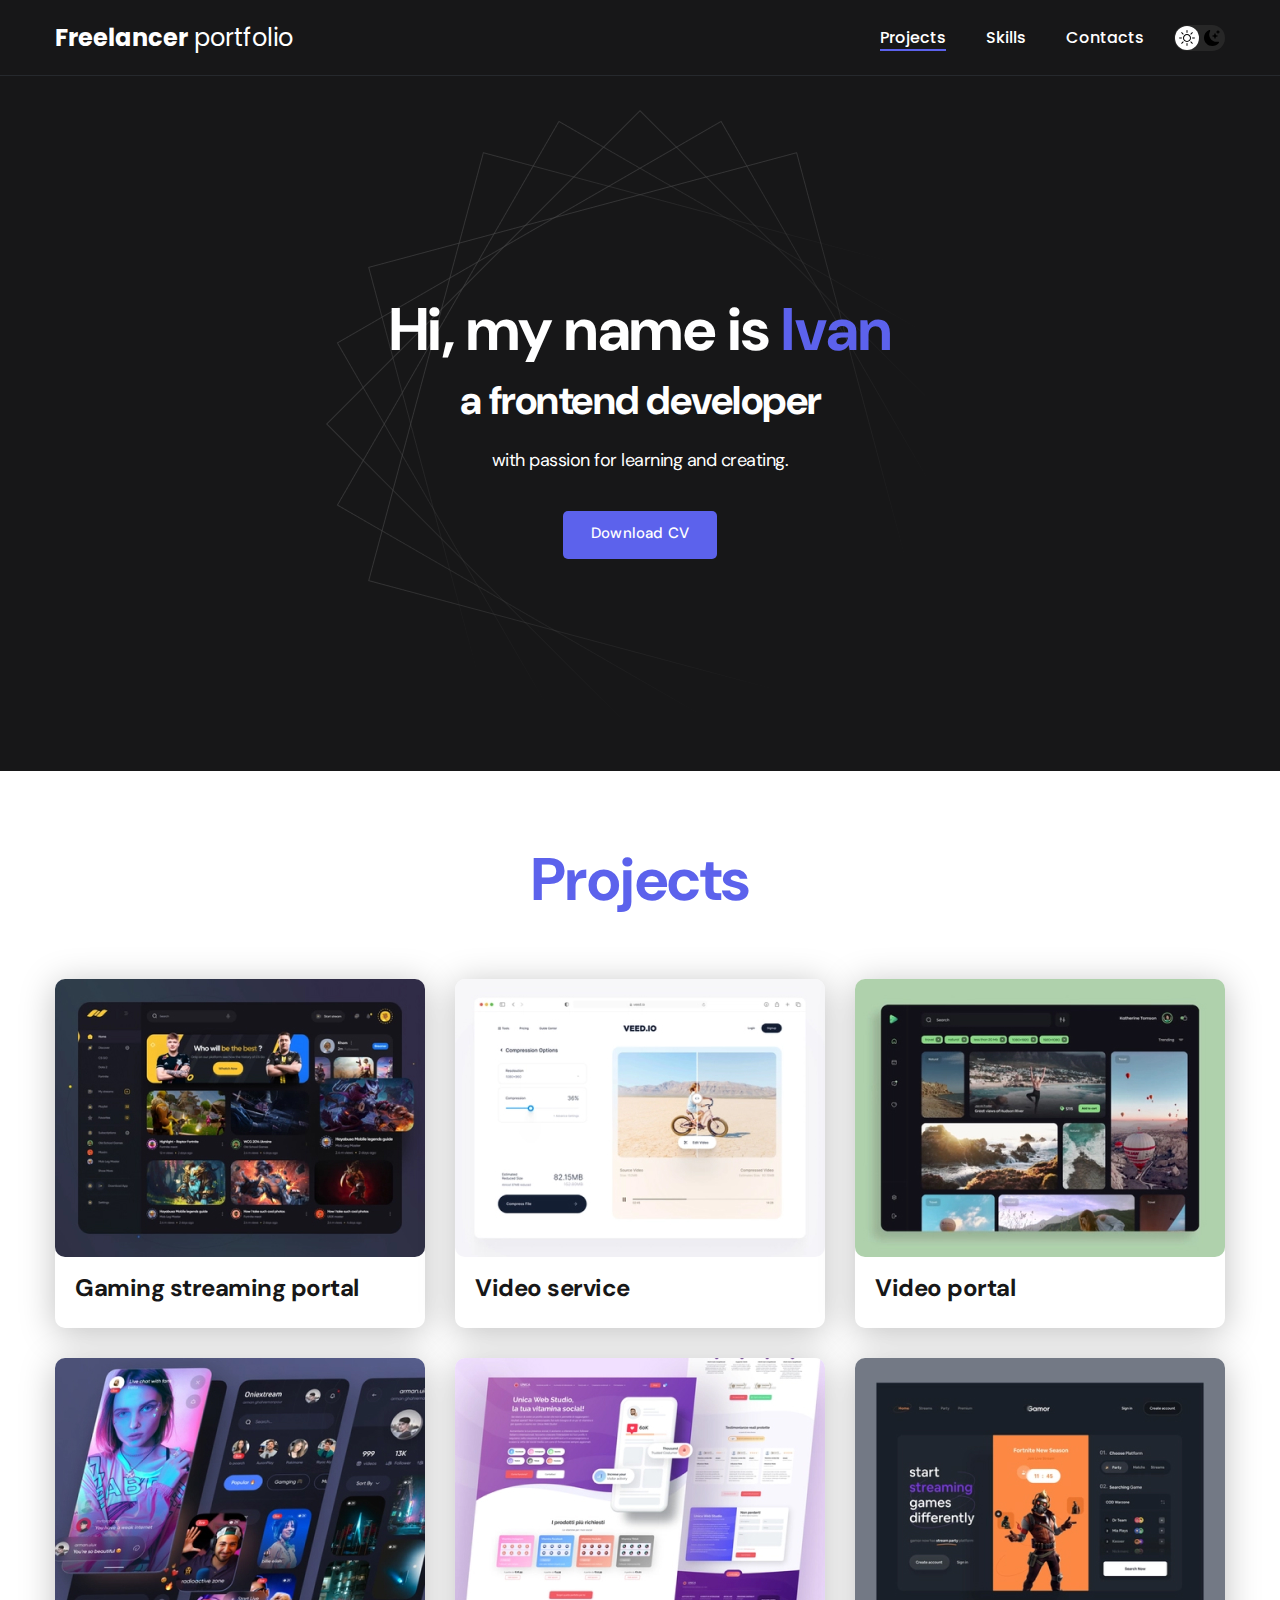
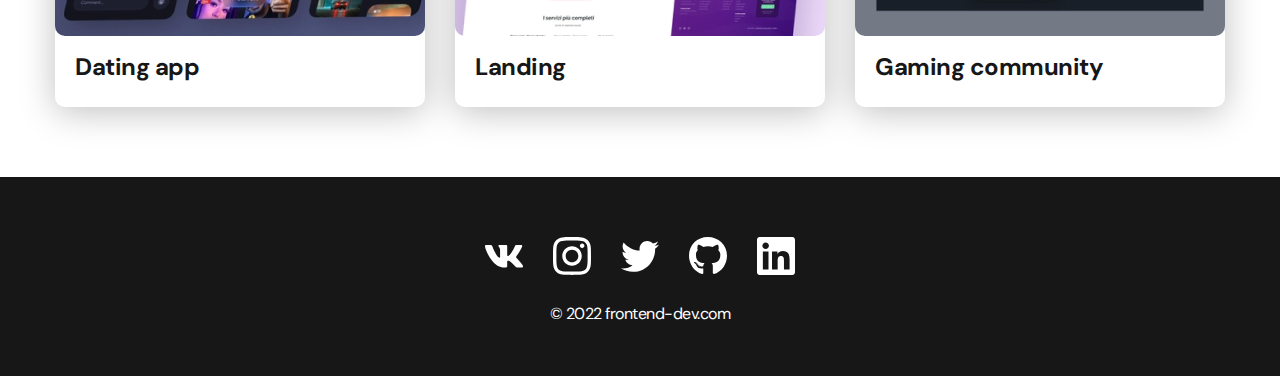
<file: index.html>
<!DOCTYPE html>
<html lang="en">

<head>
    <meta charset="UTF-8">
    <meta http-equiv="X-UA-Compatible" content="IE=edge">
    <meta name="viewport" content="width=device-width, initial-scale=1.0">
    <title>Freelance Portfolio</title>
    <link rel="stylesheet" href="./css/main.css">
</head>

<body>
    <nav class="nav">
        <div class="container">
            <div class="nav-row">
                <a href='/index.html' class="logo"><strong>Freelancer</strong> portfolio</a>
                <button class='dark-mode-btn '>
                    <img src='./img/icons/sun.svg' alt='Light mode' class='dark-mode-btn__icon'>
                    <img src='./img/icons/moon.svg' alt='Dark mode' class='dark-mode-btn__icon'>
                </button>
                <ul class="nav-list">
                    <li class="nav-list__item"><a href="./project-page.html"
                            class="nav-list__link nav-list__link--active">Projects</a></li>
                    <li class="nav-list__item"><a href="./skills.html" class="nav-list__link">Skills</a></li>
                    <li class="nav-list__item"><a href="./contacts.html" class="nav-list__link">Contacts</a></li>
                </ul>
            </div>
        </div>
    </nav>

    <header class="header">
        <div class="header__wrapper">
            <h1 class='header__title'><strong>Hi, my name is <em>Ivan</em></strong> <br>
                a frontend developer
            </h1>
            <div class="header__text">
                <p>with passion for learning and creating.</p>
            </div>
            <a href="#!" class="btn">Download CV</a>
        </div>
    </header>

    <main class="section">
        <div class="container">
            <h2 class='title-1'>Projects</h2>
            <ul class="projects">
                <li class="project">
                    <a href="/project-page.html">
                        <img class='project__img' src='./img/projects/01.jpg' alt='Project 1' />
                        <h3 class="project__title">Gaming streaming portal</h3>
                    </a>
                </li>
                <li class="project">
                    <a href="/project-page.html">
                        <img class='project__img' src='./img/projects/02.jpg' alt='Project 1' />
                        <h3 class="project__title">Video service</h3>
                    </a>
                </li>
                <li class="project">
                    <a href="/project-page.html">
                        <img class='project__img' src='./img/projects/03.jpg' alt='Project 1' />
                        <h3 class="project__title">Video portal</h3>
                    </a>
                </li>
                <li class="project">
                    <a href="/project-page.html">
                        <img class='project__img' src='./img/projects/04.jpg' alt='Project 1' />
                        <h3 class="project__title">Dating app</h3>
                    </a>
                </li>
                <li class="project">
                    <a href="/project-page.html">
                        <img class='project__img' src='./img/projects/05.jpg' alt='Project 1' />
                        <h3 class="project__title">Landing</h3>
                    </a>
                </li>
                <li class="project">
                    <a href="/project-page.html">
                        <img class='project__img' src='./img/projects/06.jpg' alt='Project 1' />
                        <h3 class="project__title">Gaming community</h3>
                    </a>
                </li>
            </ul>
        </div>
    </main>

    <footer class="footer">
        <div class="container">
            <div class="footer_wrapper">
                <ul class="social">
                    <li class="social__item"><a href='#!'><img src='./img/icons/vk.svg' /></a></li>
                    <li class="social__item"><a href='#!'><img src='./img/icons/instagram.svg' /></a></li>
                    <li class="social__item"><a href='#!'><img src='./img/icons/twitter.svg' /></a></li>
                    <li class="social__item"><a href='#!'><img src='./img/icons/gitHub.svg' /></a></li>
                    <li class="social__item"><a href='#!'><img src='./img/icons/linkedIn.svg' /></a></li>
                </ul>
                <div class="copyright">
                    <p>© 2022 frontend-dev.com</p>
                </div>
            </div>
        </div>
    </footer>

</body>

<script src='./js/main.js'></script>

</html>
</file>
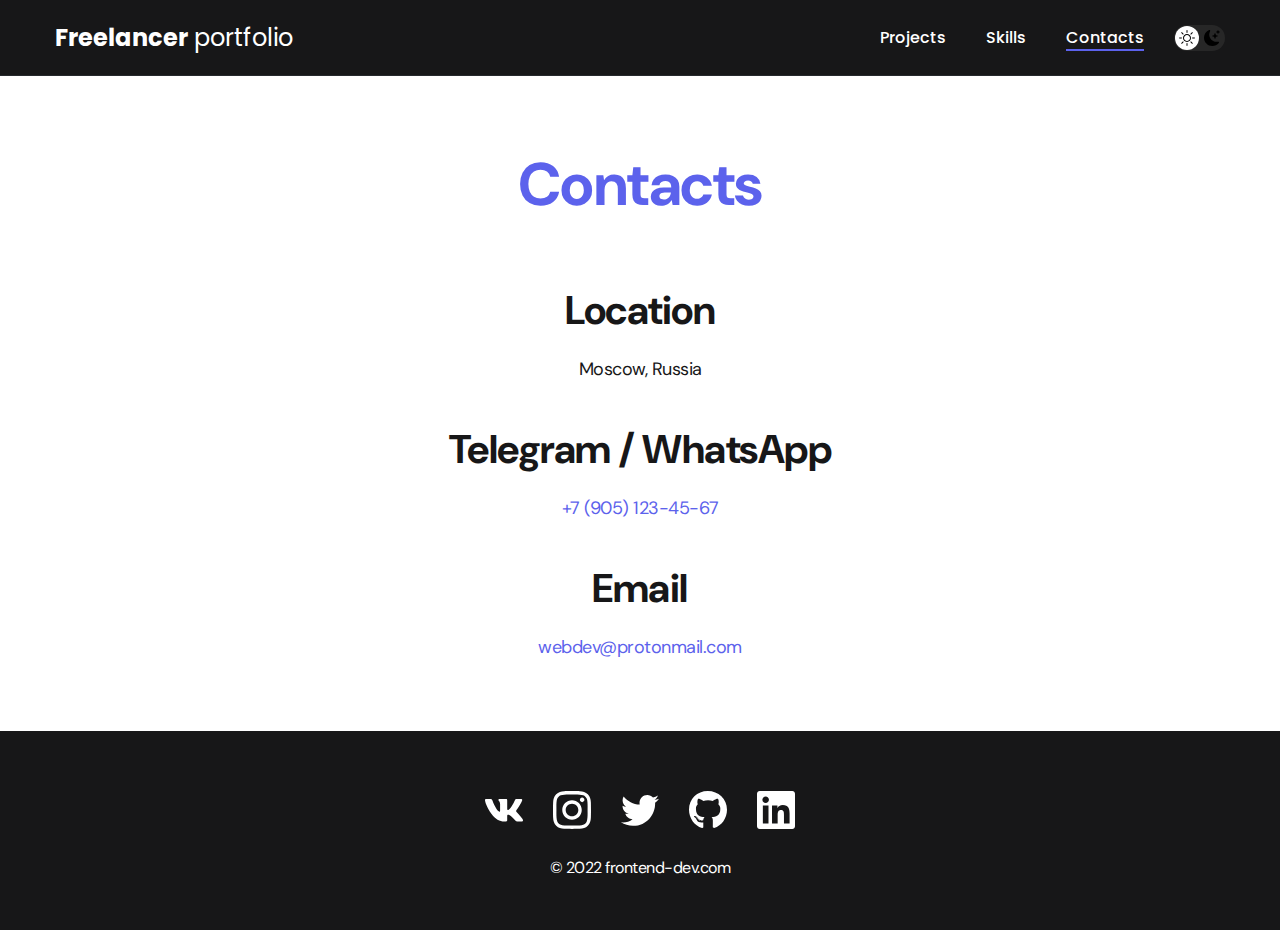
<file: contacts.html>
<!DOCTYPE html>
<html lang="en">

<head>
    <meta charset="UTF-8">
    <meta http-equiv="X-UA-Compatible" content="IE=edge">
    <meta name="viewport" content="width=device-width, initial-scale=1.0">
    <title>Freelance Portfolio</title>
    <link rel="stylesheet" href="./css/main.css">
</head>

<body>
    <nav class="nav">
        <div class="container">
            <div class="nav-row">
                <a href='/index.html' class="logo"><strong>Freelancer</strong> portfolio</a>
                <button class='dark-mode-btn '>
                    <img src='./img/icons/sun.svg' alt='Light mode' class='dark-mode-btn__icon'>
                    <img src='./img/icons/moon.svg' alt='Dark mode' class='dark-mode-btn__icon'>
                </button>
                <ul class="nav-list">
                    <li class="nav-list__item"><a href="./project-page.html" class="nav-list__link">Projects</a></li>
                    <li class="nav-list__item"><a href="./skills.html" class="nav-list__link">Skills</a></li>
                    <li class="nav-list__item"><a href="./contacts.html"
                            class="nav-list__link nav-list__link--active">Contacts</a></li>
                </ul>
            </div>
        </div>
    </nav>

    <main class="section">
        <div class="container">
            <div class="skills">
                <h1 class='title-1'>Contacts</h1>
                <ul class="content-list">
                    <li class="content-list__item">
                        <h2 class='content-list__title'>Location</h2>
                        <div class='content-list__description'>
                            <p>Moscow, Russia</p>
                        </div>
                    </li>
                    <li class="content-list__item">
                        <h2 class='content-list__title'>Telegram / WhatsApp</h2>
                        <div class='content-list__description'>
                            <p><a class='tel' href="tel:+79051234567">+7 (905) 123-45-67</a></p>
                        </div>
                    </li>
                    <li class="content-list__item">
                        <h2 class='content-list__title'>Email</h2>
                        <div class='content-list__description'>
                            <p><a href='mailto:webdev@protonmail.com'>webdev@protonmail.com</a></p>
                        </div>
                    </li>
                </ul>
            </div>
        </div>
    </main>

    <footer class="footer">
        <div class="container">
            <div class="footer_wrapper">
                <ul class="social">
                    <li class="social__item"><a href='#!'><img src='./img/icons/vk.svg' /></a></li>
                    <li class="social__item"><a href='#!'><img src='./img/icons/instagram.svg' /></a></li>
                    <li class="social__item"><a href='#!'><img src='./img/icons/twitter.svg' /></a></li>
                    <li class="social__item"><a href='#!'><img src='./img/icons/gitHub.svg' /></a></li>
                    <li class="social__item"><a href='#!'><img src='./img/icons/linkedIn.svg' /></a></li>
                </ul>
                <div class="copyright">
                    <p>© 2022 frontend-dev.com</p>
                </div>
            </div>
        </div>
    </footer>

</body>

<script src='./js/main.js'></script>

</html>
</file>
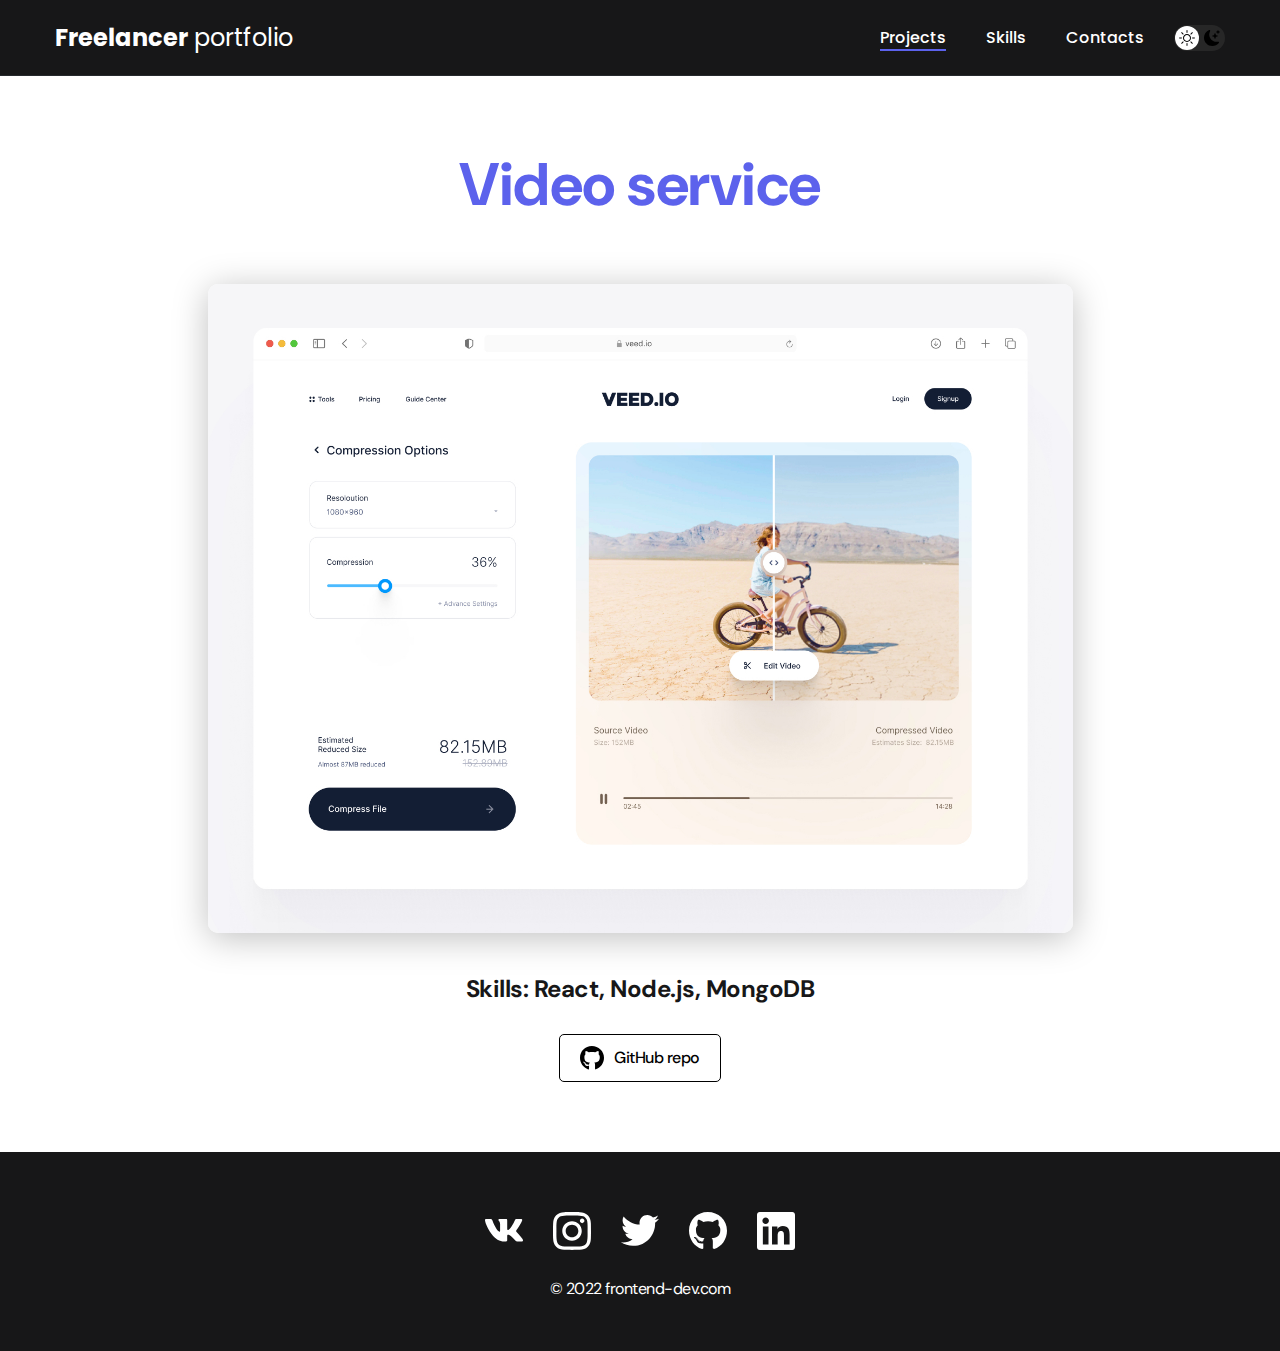
<file: project-page.html>
<!DOCTYPE html>
<html lang="en">

<head>
    <meta charset="UTF-8">
    <meta http-equiv="X-UA-Compatible" content="IE=edge">
    <meta name="viewport" content="width=device-width, initial-scale=1.0">
    <title>Freelance Portfolio</title>
    <link rel="stylesheet" href="./css/main.css">
</head>

<body>
    <nav class="nav">
        <div class="container">
            <div class="nav-row">
                <a href='/index.html' class="logo"><strong>Freelancer</strong> portfolio</a>
                <button class='dark-mode-btn '>
                    <img src='./img/icons/sun.svg' alt='Light mode' class='dark-mode-btn__icon'>
                    <img src='./img/icons/moon.svg' alt='Dark mode' class='dark-mode-btn__icon'>
                </button>
                <ul class="nav-list">
                    <li class="nav-list__item"><a href="./project-page.html"
                            class="nav-list__link nav-list__link--active">Projects</a></li>
                    <li class="nav-list__item"><a href="./skills.html" class="nav-list__link">Skills</a></li>
                    <li class="nav-list__item"><a href="./contacts.html" class="nav-list__link">Contacts</a></li>
                </ul>
            </div>
        </div>
    </nav>

    <main class="section">
        <div class="container">
            <div class="project-details">
                <h1 class='title-1'>Video service</h1>

                <img class='project-details__cover' src='./img/projects/02-big.jpg' />

                <div class='project-details__desc'>
                    <p>Skills: React, Node.js, MongoDB</p>
                </div>

                <a href='#!' class='btn-outline'>
                    <img src='./img/icons/gitHub-black.svg' />
                    GitHub repo
                </a>

            </div>
        </div>
    </main>

    <footer class="footer">
        <div class="container">
            <div class="footer_wrapper">
                <ul class="social">
                    <li class="social__item"><a href='#!'><img src='./img/icons/vk.svg' /></a></li>
                    <li class="social__item"><a href='#!'><img src='./img/icons/instagram.svg' /></a></li>
                    <li class="social__item"><a href='#!'><img src='./img/icons/twitter.svg' /></a></li>
                    <li class="social__item"><a href='#!'><img src='./img/icons/gitHub.svg' /></a></li>
                    <li class="social__item"><a href='#!'><img src='./img/icons/linkedIn.svg' /></a></li>
                </ul>
                <div class="copyright">
                    <p>© 2022 frontend-dev.com</p>
                </div>
            </div>
        </div>
    </footer>

</body>

<script src='./js/main.js'></script>

</html>
</file>
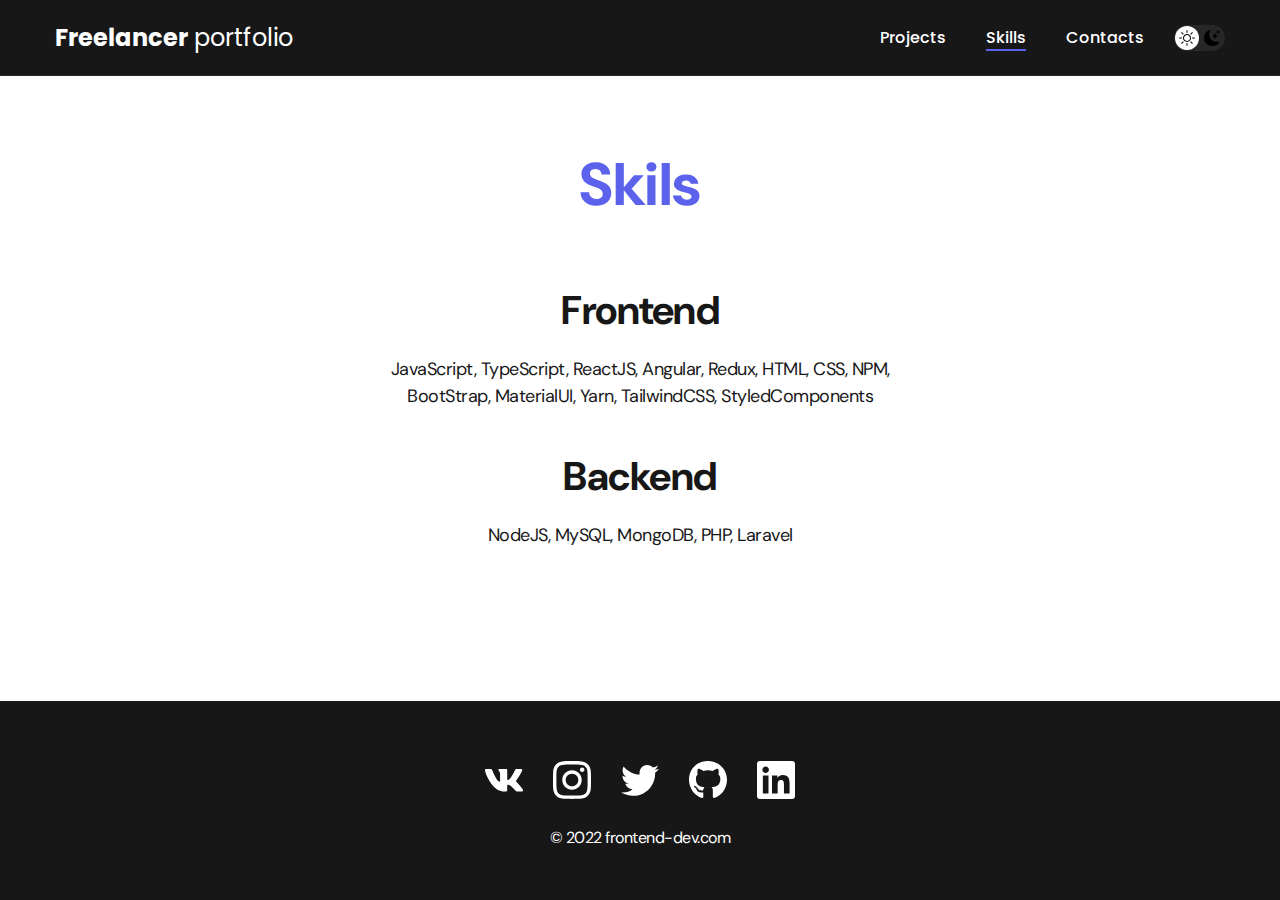
<file: skills.html>
<!DOCTYPE html>
<html lang="en">

<head>
    <meta charset="UTF-8">
    <meta http-equiv="X-UA-Compatible" content="IE=edge">
    <meta name="viewport" content="width=device-width, initial-scale=1.0">
    <title>Freelance Portfolio</title>
    <link rel="stylesheet" href="./css/main.css">
</head>

<body>
    <nav class="nav">
        <div class="container">
            <div class="nav-row">
                <a href='/index.html' class="logo"><strong>Freelancer</strong> portfolio</a>
                <button class='dark-mode-btn '>
                    <img src='./img/icons/sun.svg' alt='Light mode' class='dark-mode-btn__icon'>
                    <img src='./img/icons/moon.svg' alt='Dark mode' class='dark-mode-btn__icon'>
                </button>
                <ul class="nav-list">
                    <li class="nav-list__item"><a href="./project-page.html" class="nav-list__link ">Projects</a></li>
                    <li class="nav-list__item"><a href="./skills.html"
                            class="nav-list__link nav-list__link--active">Skills</a></li>
                    <li class="nav-list__item"><a href="./contacts.html" class="nav-list__link ">Contacts</a></li>
                </ul>
            </div>
        </div>
    </nav>

    <main class="section">
        <div class="container">
            <h1 class='title-1'>Skils</h1>
            <ul class="content-list">
                <li class="content-list__item">
                    <h2 class='content-list__title'>Frontend</h2>
                    <div class='content-list__description'>
                        <p>JavaScript, TypeScript, ReactJS, Angular, Redux, HTML, CSS, NPM, BootStrap,
                            MaterialUI, Yarn,
                            TailwindCSS, StyledComponents</p>
                    </div>
                </li>
                <li class="content-list__item">
                    <h2 class='content-list__title'>Backend</h2>
                    <div class='content-list__description'>
                        <p>NodeJS, MySQL, MongoDB, PHP, Laravel</p>
                    </div>
                </li>
            </ul>
        </div>
    </main>

    <footer class="footer">
        <div class="container">
            <div class="footer_wrapper">
                <ul class="social">
                    <li class="social__item"><a href='#!'><img src='./img/icons/vk.svg' /></a></li>
                    <li class="social__item"><a href='#!'><img src='./img/icons/instagram.svg' /></a></li>
                    <li class="social__item"><a href='#!'><img src='./img/icons/twitter.svg' /></a></li>
                    <li class="social__item"><a href='#!'><img src='./img/icons/gitHub.svg' /></a></li>
                    <li class="social__item"><a href='#!'><img src='./img/icons/linkedIn.svg' /></a></li>
                </ul>
                <div class="copyright">
                    <p>© 2022 frontend-dev.com</p>
                </div>
            </div>
        </div>
    </footer>

</body>


<script src='./js/main.js'></script>

</html>
</file>
<file: css/main.css>
@import './reset.css';
@import url('https://fonts.googleapis.com/css2?family=DM+Sans:wght@400;500;700&family=Poppins:wght@400;500;700&display=swap');


/*
font-family: 'DM Sans', sans-serif;
font-family: 'Poppins', sans-serif;
*/

:root {

    --black-pure: #000;
    --black: #171718;
    --black-border: #26292D;
    --white: #fff;
    --purple: #5C62EC;

    --text-color: var(--black);
    --dark-bg: var(--black);
    --dark-border: var(--black-border);
    --header-text: var(--white);
    --accent: var(--purple);

    /* Light mode */

    --page-bg: var(--white);
    --text-color: var(--black);

    --title-1: var(--accent);

    --project-card-bg: var(--white);
    --project-card-text: var(--black);


    --box-shadow: 0px 5px 35px rgba(0, 0, 0, 0.25);


}

.dark {
    --page-bg: #252526;
    --text-color: var(--white);

    --title-1: var(--white);

    --project-card-bg: var(--black);
    --project-card-text: var(--white);
    --box-shadow: 0px 5px 35px rgba(0, 0, 0, 0.8);


}

html,
body {
    font-family: 'DM Sans', sans-serif;
    letter-spacing: -0.5px;
    min-height: 100vh;
    display: flex;
    flex-direction: column;

    /* Light mode */
    background-color: var(--page-bg);
    color: var(--text-color);


}

.container {
    margin: 0 auto;
    padding: 0 15px;
    max-width: 1200px;
}

.nav {
    padding: 20px 0;
    background-color: var(--dark-bg);
    border-bottom: 1px solid var(--dark-border);
    color: var(--header-text);
    letter-spacing: normal;
}

.nav-row {
    display: flex;
    justify-content: flex-end;
    align-items: center;
    column-gap: 30px;
    row-gap: 20px;
    flex-wrap: wrap;
}

.logo {
    font-family: 'Poppins', sans-serif;
    color: var(--header-text);
    font-size: 24px;
    margin-right: auto;
}

.logo strong {
    font-weight: 700;
}

.dark-mode-btn {
    order: 1;
    position: relative;
    display: flex;
    justify-content: space-between;
    padding: 5px;
    width: 51px;
    height: 26px;
    background-color: #272727;
    border-radius: 50px;
}

.dark-mode-btn::before {
    content: "";
    position: absolute;
    top: 1px;
    left: 1px;
    display: block;
    height: 24px;
    width: 24px;
    border-radius: 50%;
    background-color: var(--white);

    transition: left 0.2s ease-in;
}

.dark-mode-btn--active::before {
    left: 26px;
}

.dark-mode-btn__icon {
    z-index: 9;
    position: relative;
}

.nav-list {
    display: flex;
    align-items: center;
    column-gap: 40px;
    font-size: 16px;
    font-family: 'Poppins', sans-serif;
    font-weight: 500;
    flex-wrap: wrap;
    row-gap: 20px;
}

.nav-list__link {
    color: var(--header-text);
    transition: opacity .2s ease-in;
}

.nav-list__link:hover {
    opacity: 0.8;
}

.nav-list__link--active {
    position: relative;
}

.nav-list__link--active::before {
    content: "";

    position: absolute;
    left: 0;
    top: 100%;

    display: block;
    height: 2px;
    width: 100%;
    background-color: var(--accent);
}

.header {

    padding: 40px 0;
    min-height: 695px;

    display: flex;
    justify-content: center;
    align-items: center;



    background-color: var(--dark-bg);
    color: var(--white);
    text-align: center;

    background-image: url(../img/header_bg.png);
    background-repeat: no-repeat;
    background-size: auto;
    background-position: center center;
}

.header__wrapper {
    max-width: 660px;
    padding: 0 15px;
}

.header__title {
    font-weight: 700;
    font-size: 40px;
    line-height: 1.4;
    margin-bottom: 20px;
}

.header__title strong {
    font-size: 60px;
    font-weight: 700;
}

.header__title em {
    font-style: normal;
    color: var(--accent);
}

.header__text {
    font-size: 18px;
    line-height: 1.333;
    margin-bottom: 40px;
}

.header__text p+p {
    margin-top: 0.5em;
}

.btn {
    display: inline-block;
    height: 48px;
    padding: 12px 28px;


    color: var(--white);
    border-radius: 5px;
    background-color: var(--accent);
    transition: opacity .2s ease-in;
    letter-spacing: .15px;
    font-size: 15px;
    font-weight: 500;
}

.btn:hover {
    opacity: 0.8;
}

.btn:active {
    position: relative;
    top: 1px
}


.btn-outline {
    display: flex;
    column-gap: 10px;
    align-items: center;

    height: 48px;
    padding: 12px 20px;

    border-radius: 5px;

    font-weight: 500;
    font-size: 16px;
    line-height: 24px;
    color: var(--black-pure);
    background-color: var(--white);
    align-items: center;
    border: 1px solid var(--black-pure);
}

.btn-outline:hover {
    opacity: 0.8;
}

.btn-outline:active {
    position: relative;
    top: 1px
}

/* General */
.section {
    padding: 70px 0;
}

.title-1 {
    margin-bottom: 60px;

    font-weight: 700;
    font-size: 60px;
    line-height: 1.3;
    text-align: center;
    color: var(--title-1);
}


/* Projects */

.projects {
    display: flex;
    flex-wrap: wrap;
    column-gap: 30px;
    row-gap: 30px;
    justify-content: center;
}

.project {
    max-width: 370px;

    border-radius: 10px;

    background-color: var(--project-card-bg);
    box-shadow: var(--box-shadow);

}

.project__img {
    border-radius: 10px;
}

.project__title {
    font-weight: 700;
    font-size: 24px;
    line-height: 1.3;
    color: var(--project-card-text);
    padding: 15px 20px 25px
}

/* Project Details */

.project-details {
    max-width: 865px;
    margin: 0 auto;

    display: flex;
    flex-direction: column;
    align-items: center;
    text-align: center;
}

.project-details__cover {
    max-width: 100%;
    margin-bottom: 40px;

    border-radius: 10px;

    box-shadow: var(--box-shadow);
}

.project-details__desc {
    margin-bottom: 30px;

    font-weight: 700;
    font-size: 24px;
    line-height: 1.3;

}

/* Skills - Contacts*/

.content-list {
    text-align: center;
    max-width: 570px;
    padding: 0 20px;
    margin: 0 auto;
    display: flex;
    flex-direction: column;
    justify-content: center;
    align-items: center;
    row-gap: 40px;
}

.content-list__title {
    font-weight: 700;
    font-size: 40px;
    line-height: 1.3;
    margin-bottom: 20px;
}

.content-list__description {
    font-weight: 400;
    font-size: 18px;
    line-height: 1.5;
}


.content-list__description a {
    color: var(--accent);
}

.content-list__description p+p {
    margin-top: 0.5em;
}

/* Footer */

.footer {
    background-color: var(--dark-bg);
    padding: 60px 0 50px;
    color: var(--white);
    margin-top: auto;
}

.footer_wrapper {
    display: flex;
    flex-direction: column;
    align-items: center;
    row-gap: 27px;
}

.social {
    display: flex;
    align-items: center;
    column-gap: 30px;
}

.copyright {
    font-weight: 400;
    font-size: 16px;
    line-height: 1.5;
}

.copyright p+p {
    margin-top: 0.5em;
}


@media (max-width: 620px) {

    .nav-row {
        justify-content: space-between;
    }

    .dark-mode-btn {
        order: unset;
    }

    .header {
        min-height: unset;
    }

    .header__title {
        font-size: 30px;
    }

    .header__title strong {
        font-size: 40px;
    }

    .section {
        padding: 40px 0;
    }

    .title-1 {
        font-size: 40px;
        margin-bottom: 30px;
    }

    .project__title {
        font-size: 22px;
    }

    .project-details__desc {
        font-size: 20px;
        margin-bottom: 20px;
    }

    .footerp {
        padding: 40px 0 30px;
    }

    .footer_wrapper {
        row-gap: 20px;
    }

    .social {
        column-gap: 20px;
    }

    .social__item {
        width: 28px;
    }

    .content-list {
        row-gap: 20px;
    }

    .content-list__description {
        font-size: 16px;
    }

    .content-list__title {
        font-size: 30px;
        margin-bottom: 10px;
    }
}
</file>
